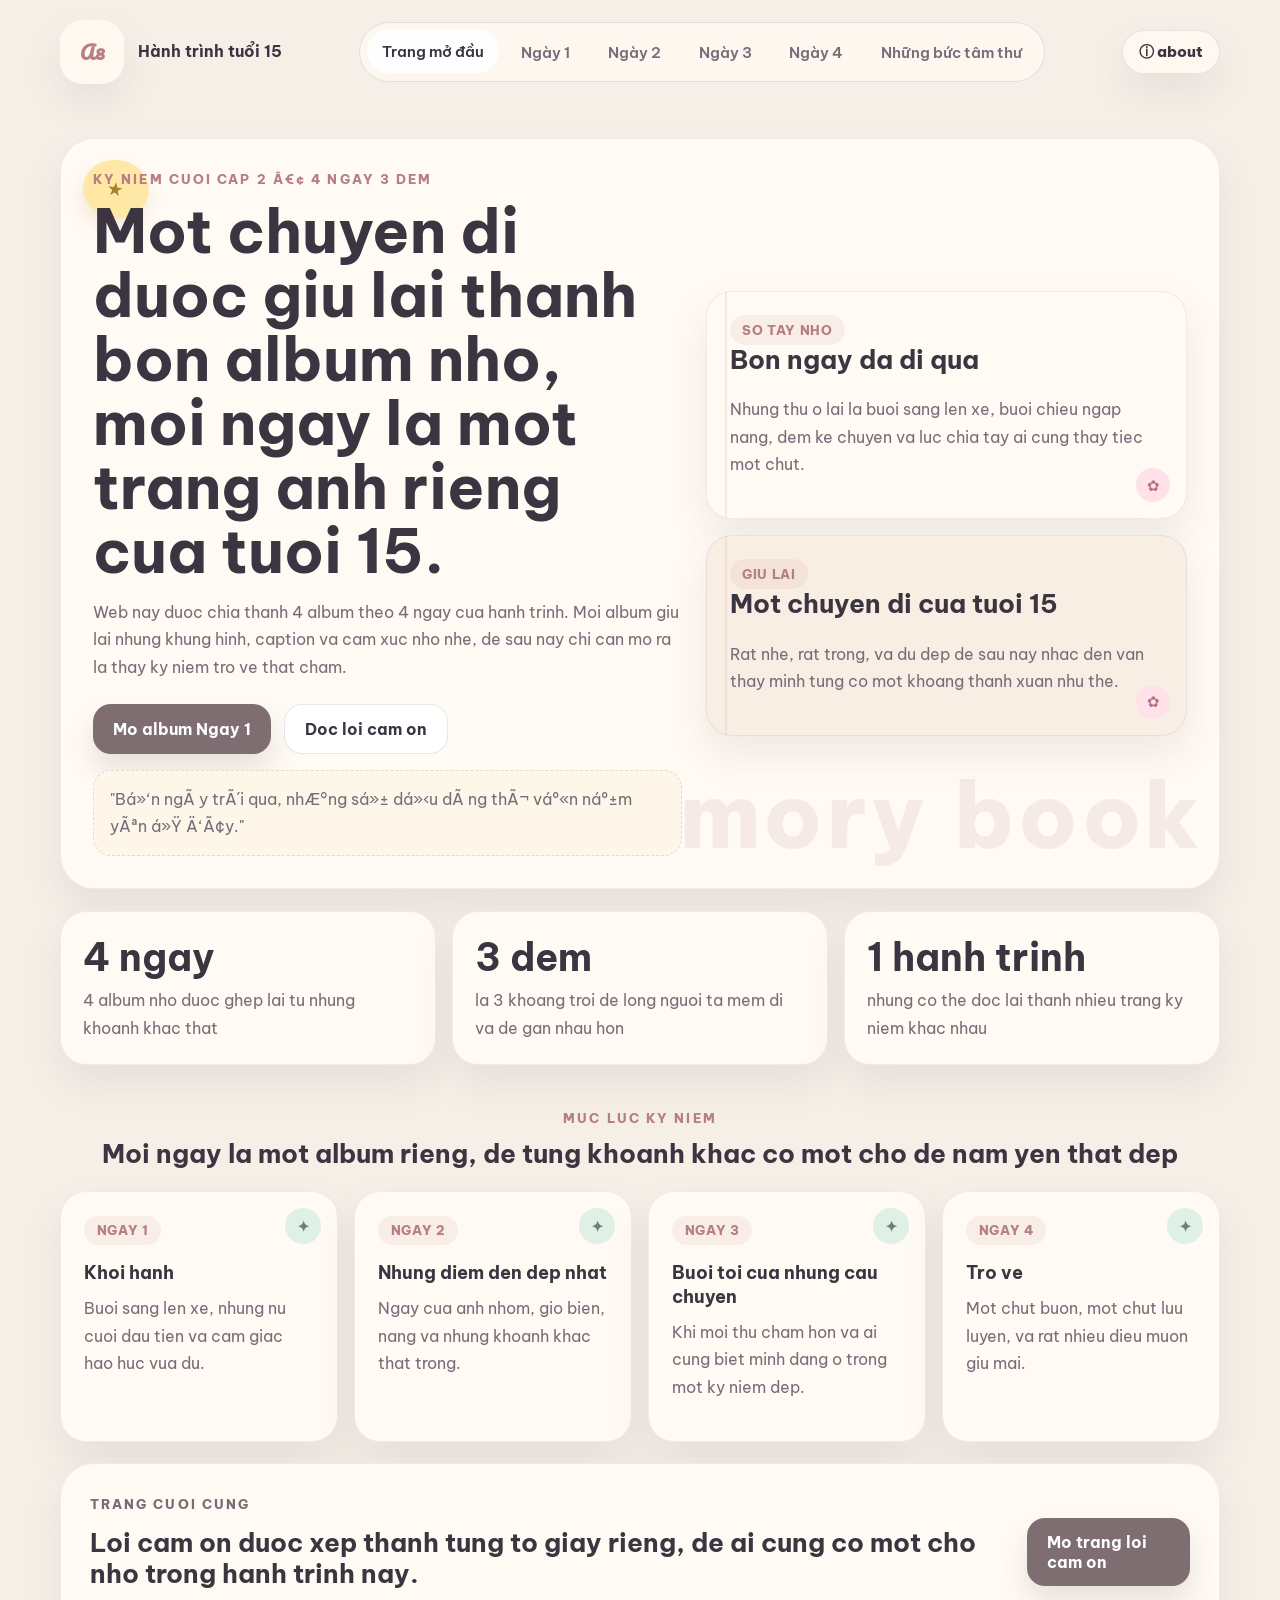
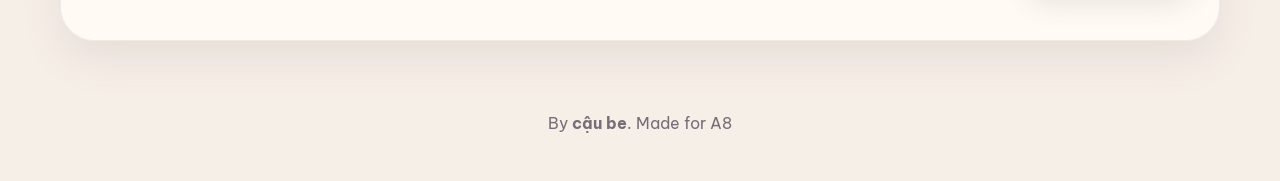
<file: index.html>
﻿<!DOCTYPE html>
<html lang="vi">
  <head>
    <meta charset="UTF-8" />
    <meta name="viewport" content="width=device-width, initial-scale=1.0" />
    <title>Hanh trinh tuoi 15</title>
    <meta
      name="description"
      content="Mot bo web nhe nhang luu giu chuyen di cuoi cap 2 Hanh trinh tuoi 15, moi ngay la mot quyen luu but rieng."
    />
    <link rel="preconnect" href="https://fonts.googleapis.com" />
    <link rel="preconnect" href="https://fonts.gstatic.com" crossorigin />
    <link
      href="https://fonts.googleapis.com/css2?family=Be+Vietnam+Pro:wght@400;500;600;700;800&family=Pacifico&display=swap"
      rel="stylesheet"
    />
    <link rel="stylesheet" href="style/style.css" />
  </head>
  <body>
    <div class="page-noise"></div>
    <header class="site-header" data-site-header></header>

    <main>
      <section class="hero soft-hero reveal">
        <div class="hero-copy">
          <p class="eyebrow">Ky niem cuoi cap 2 â€¢ 4 ngay 3 dem</p>
          <h1>Mot chuyen di duoc giu lai thanh bon album nho, moi ngay la mot trang anh rieng cua tuoi 15.</h1>
          <p class="hero-text">
            Web nay duoc chia thanh 4 album theo 4 ngay cua hanh trinh. Moi
            album giu lai nhung khung hinh, caption va cam xuc nho nhe, de sau
            nay chi can mo ra la thay ky niem tro ve that cham.
          </p>
          <div class="hero-actions">
            <a class="btn btn-primary" href="day1.html">Mo album Ngay 1</a>
            <a class="btn btn-secondary" href="thanks.html">Doc loi cam on</a>
          </div>
          <div class="quote-chip" data-random-quote>
            "Co nhung ky niem khong can qua ron rang, chi can du nhe de o lai rat lau."
          </div>
        </div>
        <div class="hero-stack">
          <article class="paper-card">
            <span class="paper-label">So tay nho</span>
            <h2>Bon ngay da di qua</h2>
            <p>
              Nhung thu o lai la buoi sang len xe, buoi chieu ngap nang, dem ke
              chuyen va luc chia tay ai cung thay tiec mot chut.
            </p>
          </article>
          <article class="paper-card warm">
            <span class="paper-label">Giu lai</span>
            <h2>Mot chuyen di cua tuoi 15</h2>
            <p>
              Rat nhe, rat trong, va du dep de sau nay nhac den van thay minh
              tung co mot khoang thanh xuan nhu the.
            </p>
          </article>
        </div>
      </section>

      <section class="stats-grid reveal">
        <article>
          <strong>4 ngay</strong>
          <span>4 album nho duoc ghep lai tu nhung khoanh khac that</span>
        </article>
        <article>
          <strong>3 dem</strong>
          <span>la 3 khoang troi de long nguoi ta mem di va de gan nhau hon</span>
        </article>
        <article>
          <strong>1 hanh trinh</strong>
          <span>nhung co the doc lai thanh nhieu trang ky niem khac nhau</span>
        </article>
      </section>

      <section class="section-heading reveal">
        <p class="eyebrow">Muc luc ky niem</p>
        <h2>Moi ngay la mot album rieng, de tung khoanh khac co mot cho de nam yen that dep</h2>
      </section>

      <section class="day-links reveal">
        <a class="day-link-card" href="day1.html">
          <span class="day-badge">Ngay 1</span>
          <h3>Khoi hanh</h3>
          <p>Buoi sang len xe, nhung nu cuoi dau tien va cam giac hao huc vua du.</p>
        </a>
        <a class="day-link-card" href="day2.html">
          <span class="day-badge">Ngay 2</span>
          <h3>Nhung diem den dep nhat</h3>
          <p>Ngay cua anh nhom, gio bien, nang va nhung khoanh khac that trong.</p>
        </a>
        <a class="day-link-card" href="day3.html">
          <span class="day-badge">Ngay 3</span>
          <h3>Buoi toi cua nhung cau chuyen</h3>
          <p>Khi moi thu cham hon va ai cung biet minh dang o trong mot ky niem dep.</p>
        </a>
        <a class="day-link-card" href="day4.html">
          <span class="day-badge">Ngay 4</span>
          <h3>Tro ve</h3>
          <p>Mot chut buon, mot chut luu luyen, va rat nhieu dieu muon giu mai.</p>
        </a>
      </section>

      <section class="cta-panel reveal">
        <div>
          <p class="eyebrow">Trang cuoi cung</p>
          <h2>Loi cam on duoc xep thanh tung to giay rieng, de ai cung co mot cho nho trong hanh trinh nay.</h2>
        </div>
        <a class="btn btn-primary" href="thanks.html">Mo trang loi cam on</a>
      </section>
    </main>

    <footer class="site-footer" data-site-footer></footer>

    <script src="script/title-config.js?v=20260330a"></script>
    <script src="script/script.js?v=20260330a"></script>
  </body>
</html>
</file>
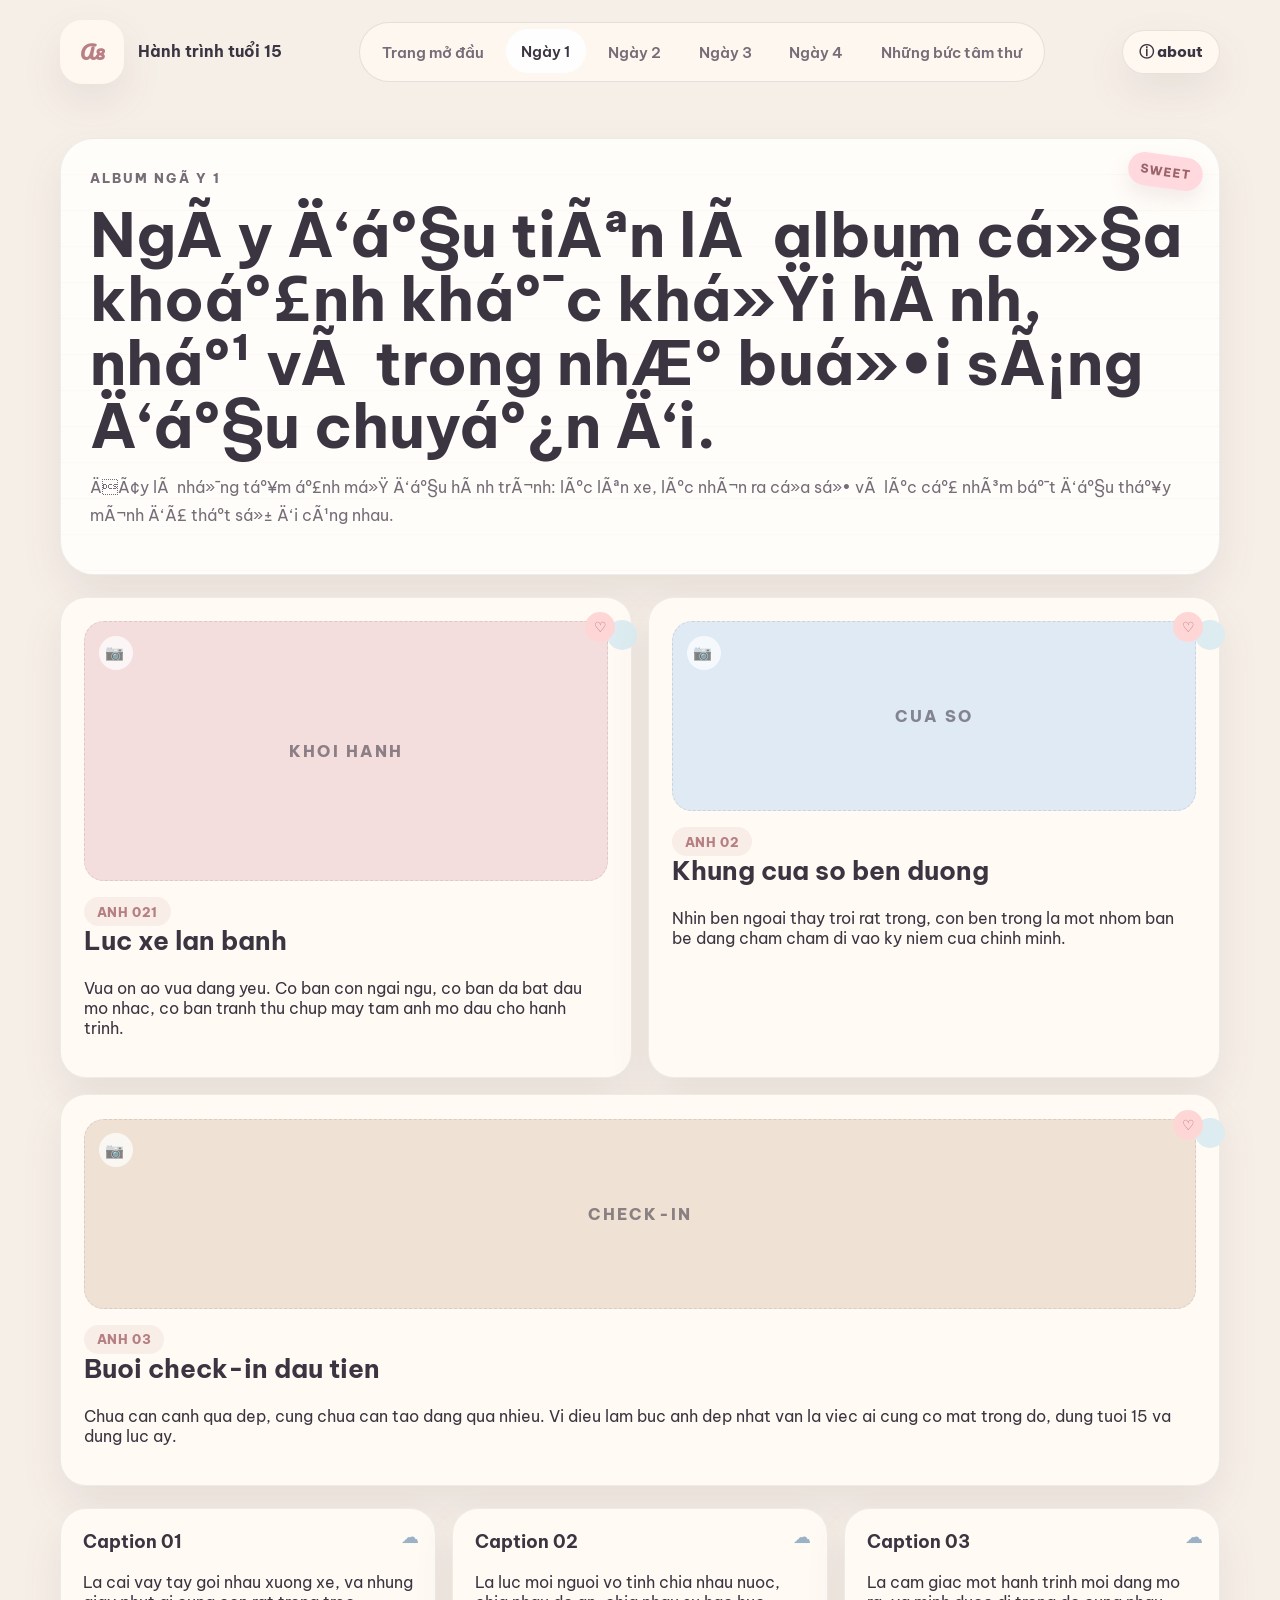
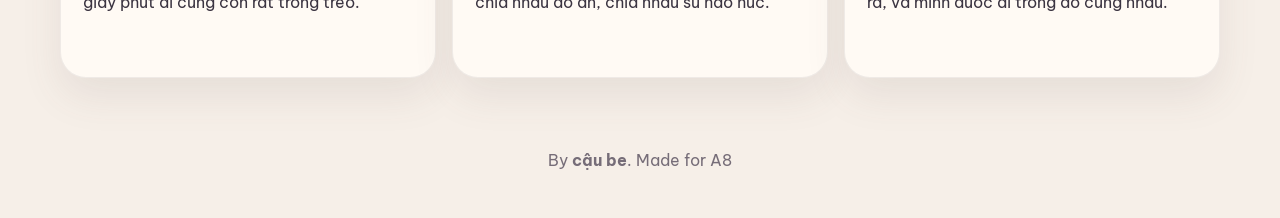
<file: day1.html>
﻿<!DOCTYPE html>
<html lang="vi">
  <head>
    <meta charset="UTF-8" />
    <meta name="viewport" content="width=device-width, initial-scale=1.0" />
    <title>Hanh trinh tuoi 15</title>
    <link rel="preconnect" href="https://fonts.googleapis.com" />
    <link rel="preconnect" href="https://fonts.gstatic.com" crossorigin />
    <link
      href="https://fonts.googleapis.com/css2?family=Be+Vietnam+Pro:wght@400;500;600;700;800&family=Pacifico&display=swap"
      rel="stylesheet"
    />
    <link rel="stylesheet" href="style/style.css" />
  </head>
  <body>
    <div class="page-noise"></div>
    <header class="site-header" data-site-header></header>

    <main>
      <section class="page-hero book-hero reveal">
        <p class="eyebrow">Album NgÃ y 1</p>
        <h1>NgÃ y Ä‘áº§u tiÃªn lÃ  album cá»§a khoáº£nh kháº¯c khá»Ÿi hÃ nh, nháº¹ vÃ  trong nhÆ° buá»•i sÃ¡ng Ä‘áº§u chuyáº¿n Ä‘i.</h1>
        <p>
          ÄÃ¢y lÃ  nhá»¯ng táº¥m áº£nh má»Ÿ Ä‘áº§u hÃ nh trÃ¬nh: lÃºc lÃªn xe, lÃºc nhÃ¬n ra cá»­a
          sá»• vÃ  lÃºc cáº£ nhÃ³m báº¯t Ä‘áº§u tháº¥y mÃ¬nh Ä‘Ã£ tháº­t sá»± Ä‘i cÃ¹ng nhau.
        </p>
      </section>

      <section class="album-grid reveal" data-album-grid data-album-day="day1"></section>

      <section class="caption-strip reveal">
        <article>
          <h3>Caption 01</h3>
          <p>La cai vay tay goi nhau xuong xe, va nhung giay phut ai cung con rat trong treo.</p>
        </article>
        <article>
          <h3>Caption 02</h3>
          <p>La luc moi nguoi vo tinh chia nhau nuoc, chia nhau do an, chia nhau su hao huc.</p>
        </article>
        <article>
          <h3>Caption 03</h3>
          <p>La cam giac mot hanh trinh moi dang mo ra, va minh duoc di trong do cung nhau.</p>
        </article>
      </section>
    </main>

    <footer class="site-footer" data-site-footer></footer>

    <script src="script/title-config.js?v=20260330a"></script>
    <script src="script/script.js?v=20260330a"></script>
  </body>
</html>
</file>
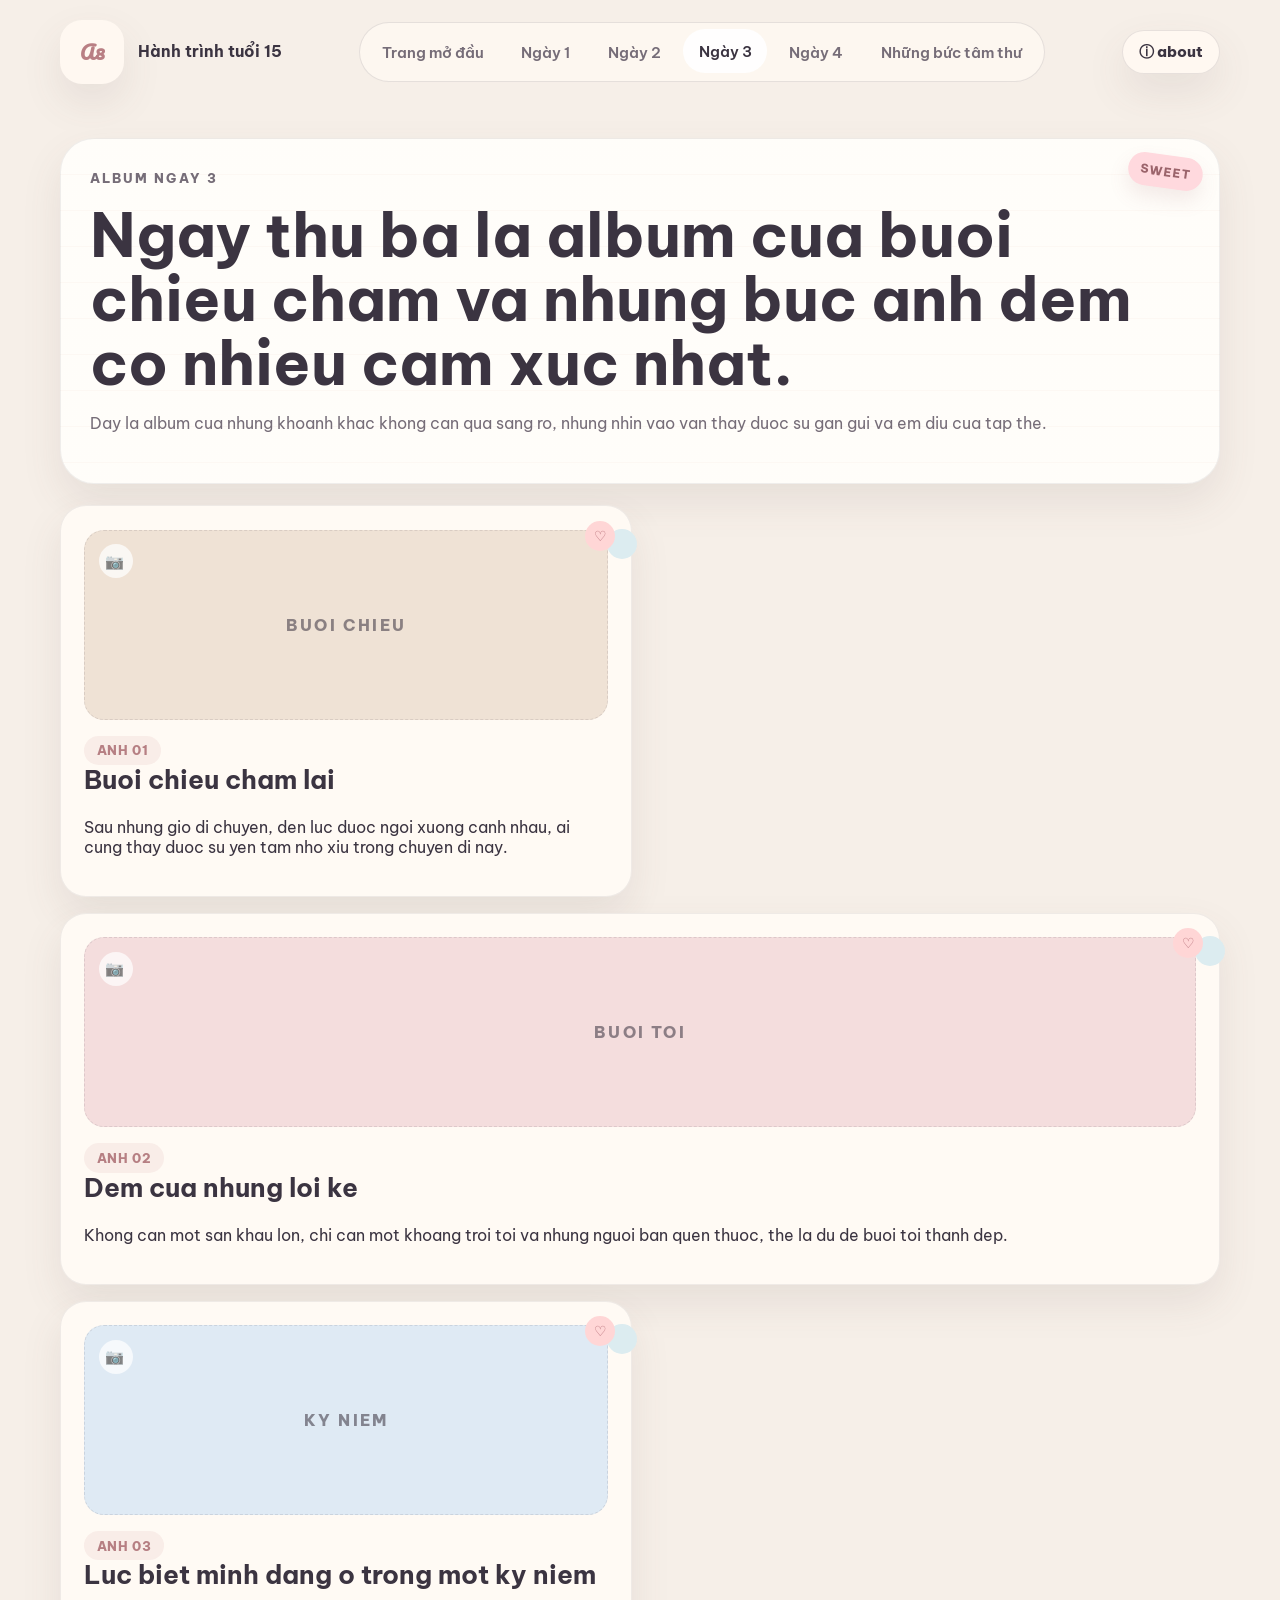
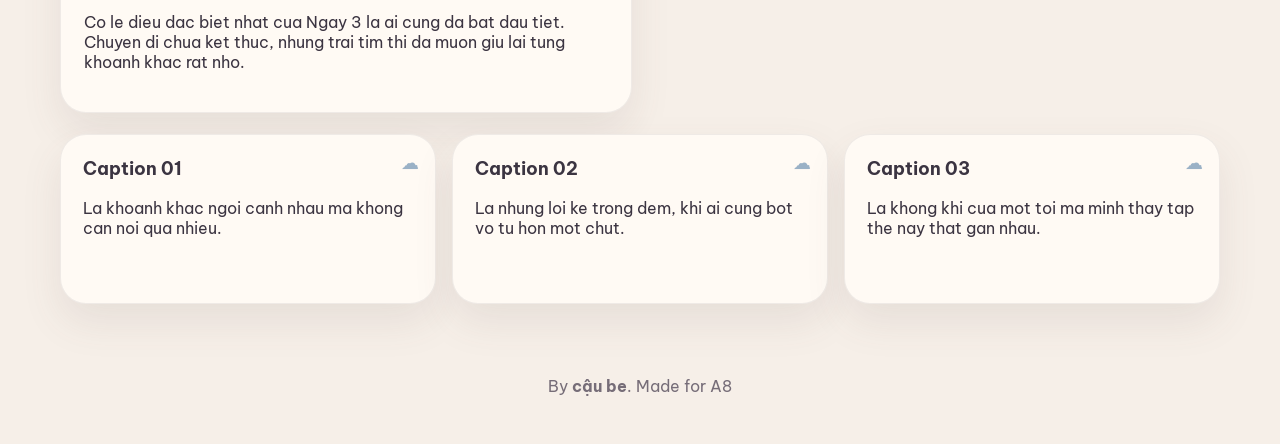
<file: day3.html>
﻿<!DOCTYPE html>
<html lang="vi">
  <head>
    <meta charset="UTF-8" />
    <meta name="viewport" content="width=device-width, initial-scale=1.0" />
    <title>Hanh trinh tuoi 15</title>
    <link rel="preconnect" href="https://fonts.googleapis.com" />
    <link rel="preconnect" href="https://fonts.gstatic.com" crossorigin />
    <link
      href="https://fonts.googleapis.com/css2?family=Be+Vietnam+Pro:wght@400;500;600;700;800&family=Pacifico&display=swap"
      rel="stylesheet"
    />
    <link rel="stylesheet" href="style/style.css" />
  </head>
  <body>
    <div class="page-noise"></div>
    <header class="site-header" data-site-header></header>

    <main>
      <section class="page-hero book-hero reveal">
        <p class="eyebrow">Album Ngay 3</p>
        <h1>Ngay thu ba la album cua buoi chieu cham va nhung buc anh dem co nhieu cam xuc nhat.</h1>
        <p>
          Day la album cua nhung khoanh khac khong can qua sang ro, nhung nhin
          vao van thay duoc su gan gui va em diu cua tap the.
        </p>
      </section>

      <section class="album-grid reveal" data-album-grid data-album-day="day3"></section>

      <section class="caption-strip reveal">
        <article>
          <h3>Caption 01</h3>
          <p>La khoanh khac ngoi canh nhau ma khong can noi qua nhieu.</p>
        </article>
        <article>
          <h3>Caption 02</h3>
          <p>La nhung loi ke trong dem, khi ai cung bot vo tu hon mot chut.</p>
        </article>
        <article>
          <h3>Caption 03</h3>
          <p>La khong khi cua mot toi ma minh thay tap the nay that gan nhau.</p>
        </article>
      </section>
    </main>

    <footer class="site-footer" data-site-footer></footer>

    <script src="script/title-config.js?v=20260330a"></script>
    <script src="script/script.js?v=20260330a"></script>
  </body>
</html>
</file>
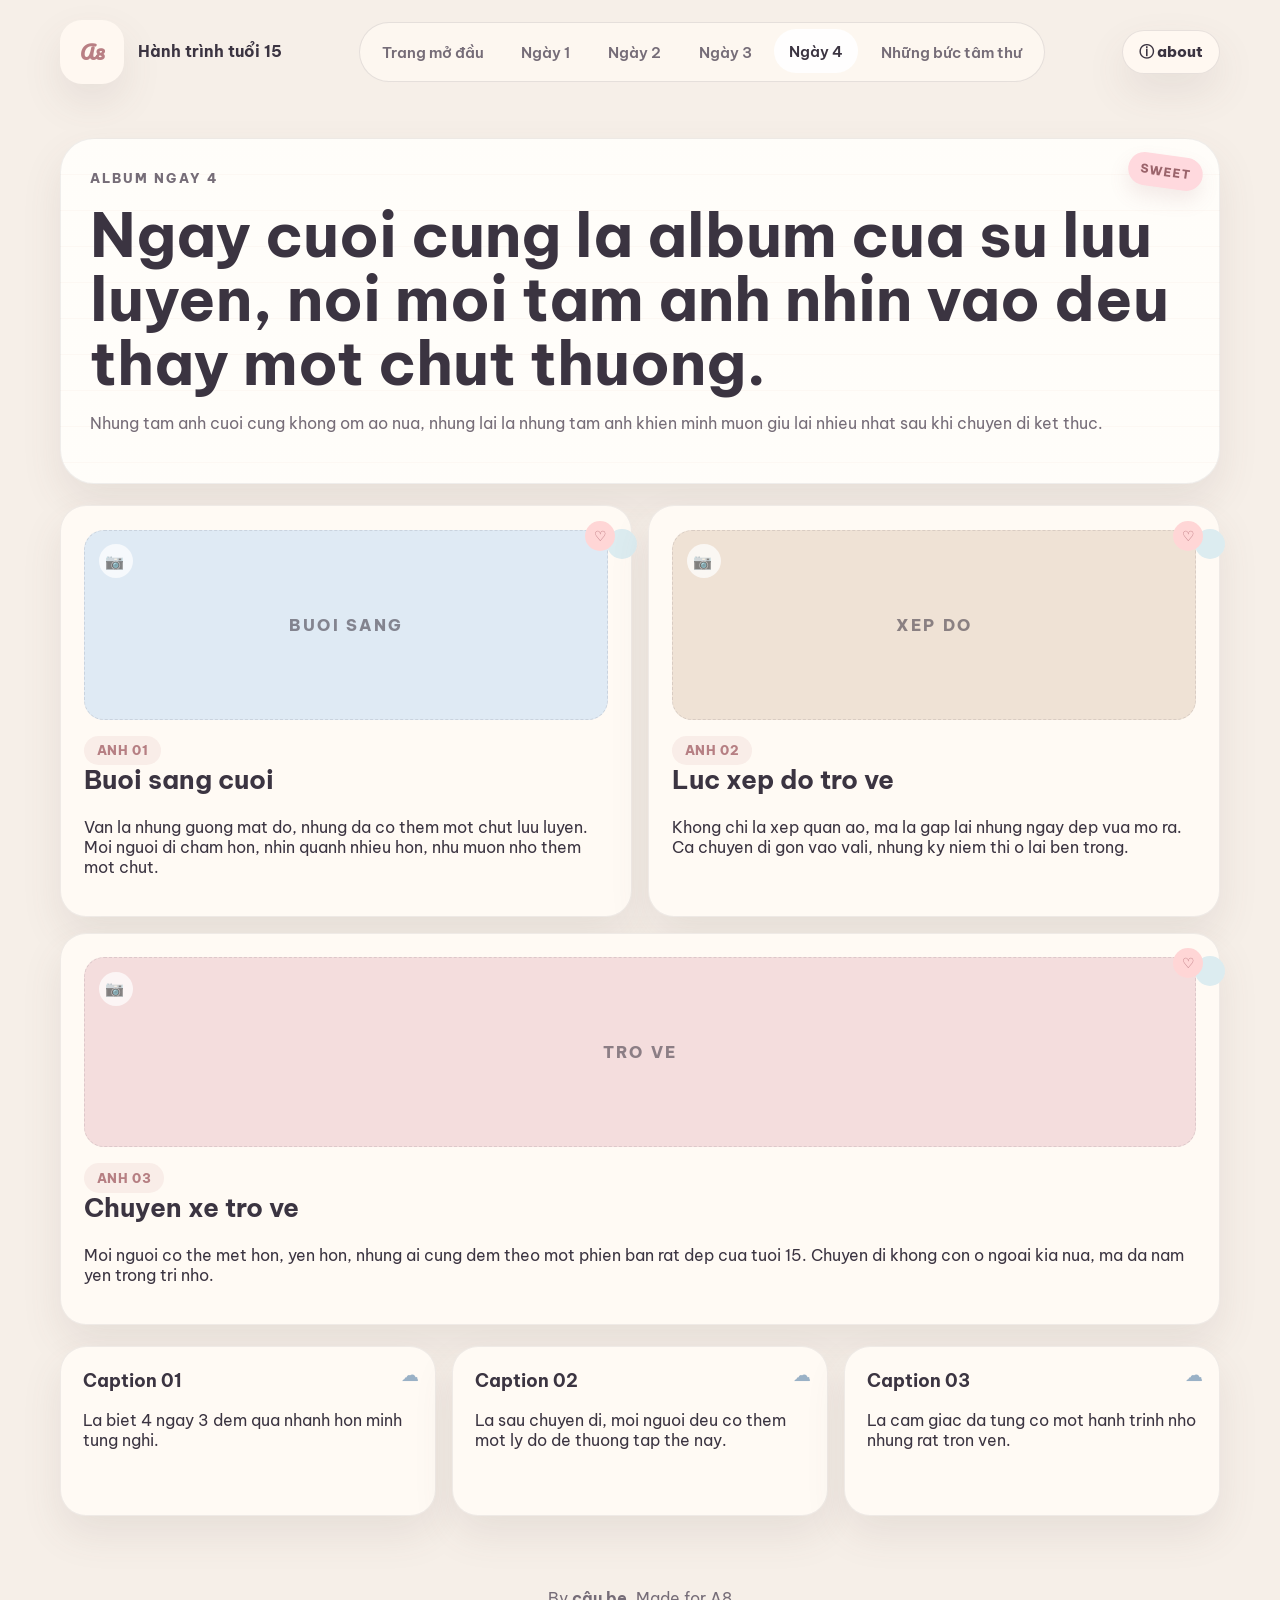
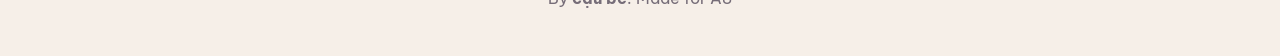
<file: day4.html>
﻿<!DOCTYPE html>
<html lang="vi">
  <head>
    <meta charset="UTF-8" />
    <meta name="viewport" content="width=device-width, initial-scale=1.0" />
    <title>Hanh trinh tuoi 15</title>
    <link rel="preconnect" href="https://fonts.googleapis.com" />
    <link rel="preconnect" href="https://fonts.gstatic.com" crossorigin />
    <link
      href="https://fonts.googleapis.com/css2?family=Be+Vietnam+Pro:wght@400;500;600;700;800&family=Pacifico&display=swap"
      rel="stylesheet"
    />
    <link rel="stylesheet" href="style/style.css" />
  </head>
  <body>
    <div class="page-noise"></div>
    <header class="site-header" data-site-header></header>

    <main>
      <section class="page-hero book-hero reveal">
        <p class="eyebrow">Album Ngay 4</p>
        <h1>Ngay cuoi cung la album cua su luu luyen, noi moi tam anh nhin vao deu thay mot chut thuong.</h1>
        <p>
          Nhung tam anh cuoi cung khong om ao nua, nhung lai la nhung tam anh
          khien minh muon giu lai nhieu nhat sau khi chuyen di ket thuc.
        </p>
      </section>

      <section class="album-grid reveal" data-album-grid data-album-day="day4"></section>

      <section class="caption-strip reveal">
        <article>
          <h3>Caption 01</h3>
          <p>La biet 4 ngay 3 dem qua nhanh hon minh tung nghi.</p>
        </article>
        <article>
          <h3>Caption 02</h3>
          <p>La sau chuyen di, moi nguoi deu co them mot ly do de thuong tap the nay.</p>
        </article>
        <article>
          <h3>Caption 03</h3>
          <p>La cam giac da tung co mot hanh trinh nho nhung rat tron ven.</p>
        </article>
      </section>
    </main>

    <footer class="site-footer" data-site-footer></footer>

    <script src="script/title-config.js?v=20260330a"></script>
    <script src="script/script.js?v=20260330a"></script>
  </body>
</html>
</file>
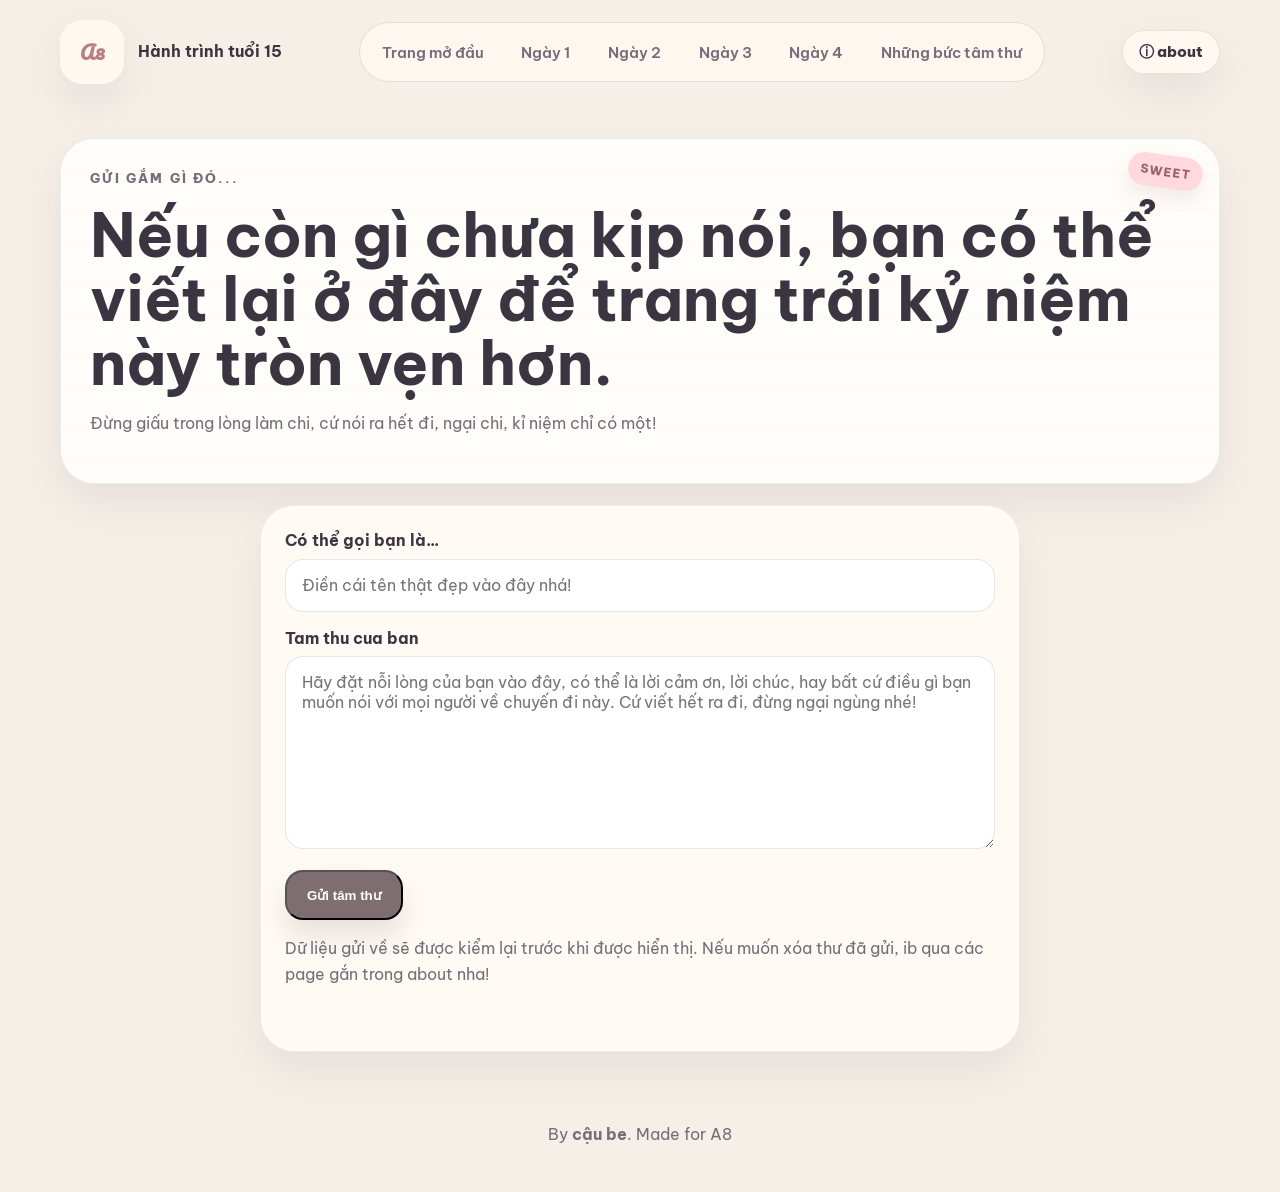
<file: share.html>
﻿<!DOCTYPE html>
<html lang="vi">
  <head>
    <meta charset="UTF-8" />
    <meta name="viewport" content="width=device-width, initial-scale=1.0" />
    <title>Hanh trinh tuoi 15</title>
    <link rel="preconnect" href="https://fonts.googleapis.com" />
    <link rel="preconnect" href="https://fonts.gstatic.com" crossorigin />
    <link
      href="https://fonts.googleapis.com/css2?family=Be+Vietnam+Pro:wght@400;500;600;700;800&family=Pacifico&display=swap"
      rel="stylesheet"
    />
    <link rel="stylesheet" href="style/style.css" />
  </head>
  <body>
    <div class="page-noise"></div>
    <header class="site-header" data-site-header></header>

    <main>
      <section class="page-hero book-hero reveal">
        <p class="eyebrow">Gửi gắm gì đó...</p>
        <h1>Nếu còn gì chưa kịp nói, bạn có thể viết lại ở đây để trang trải kỷ niệm này tròn vẹn hơn.</h1>
        <p>
          Đừng giấu trong lòng làm chi, cứ nói ra hết đi, ngại chi, kỉ niệm chỉ có một!
        </p>
      </section>

      <section class="share-form-wrap reveal">
        <form class="share-form" data-share-form>
          <label class="form-field">
            <span>Có thể gọi bạn là...</span>
            <input
              type="text"
              name="nickname"
              placeholder="Điền cái tên thật đẹp vào đây nhá!"
              required
            />
          </label>

          <label class="form-field">
            <span>Tam thu cua ban</span>
            <textarea
              name="message"
              rows="8"
              placeholder="Hãy đặt nỗi lòng của bạn vào đây, có thể là lời cảm ơn, lời chúc, hay bất cứ điều gì bạn muốn nói với mọi người về chuyến đi này. Cứ viết hết ra đi, đừng ngại ngùng nhé!"
              required
            ></textarea>
          </label>

          <div class="share-form-actions">
            <button class="btn btn-primary" type="submit">Gửi tâm thư</button>
            <p class="form-hint">Dữ liệu gửi về sẽ được kiểm lại trước khi được hiển thị.  Nếu muốn xóa thư đã gửi, ib qua các page gắn trong about nha!</p>
          </div>

          <p class="form-status" data-form-status aria-live="polite"></p>
        </form>
      </section>
    </main>

    <footer class="site-footer" data-site-footer></footer>

    <script src="script/title-config.js"></script>
    <script src="script/script.js"></script>
  </body>
</html>
</file>
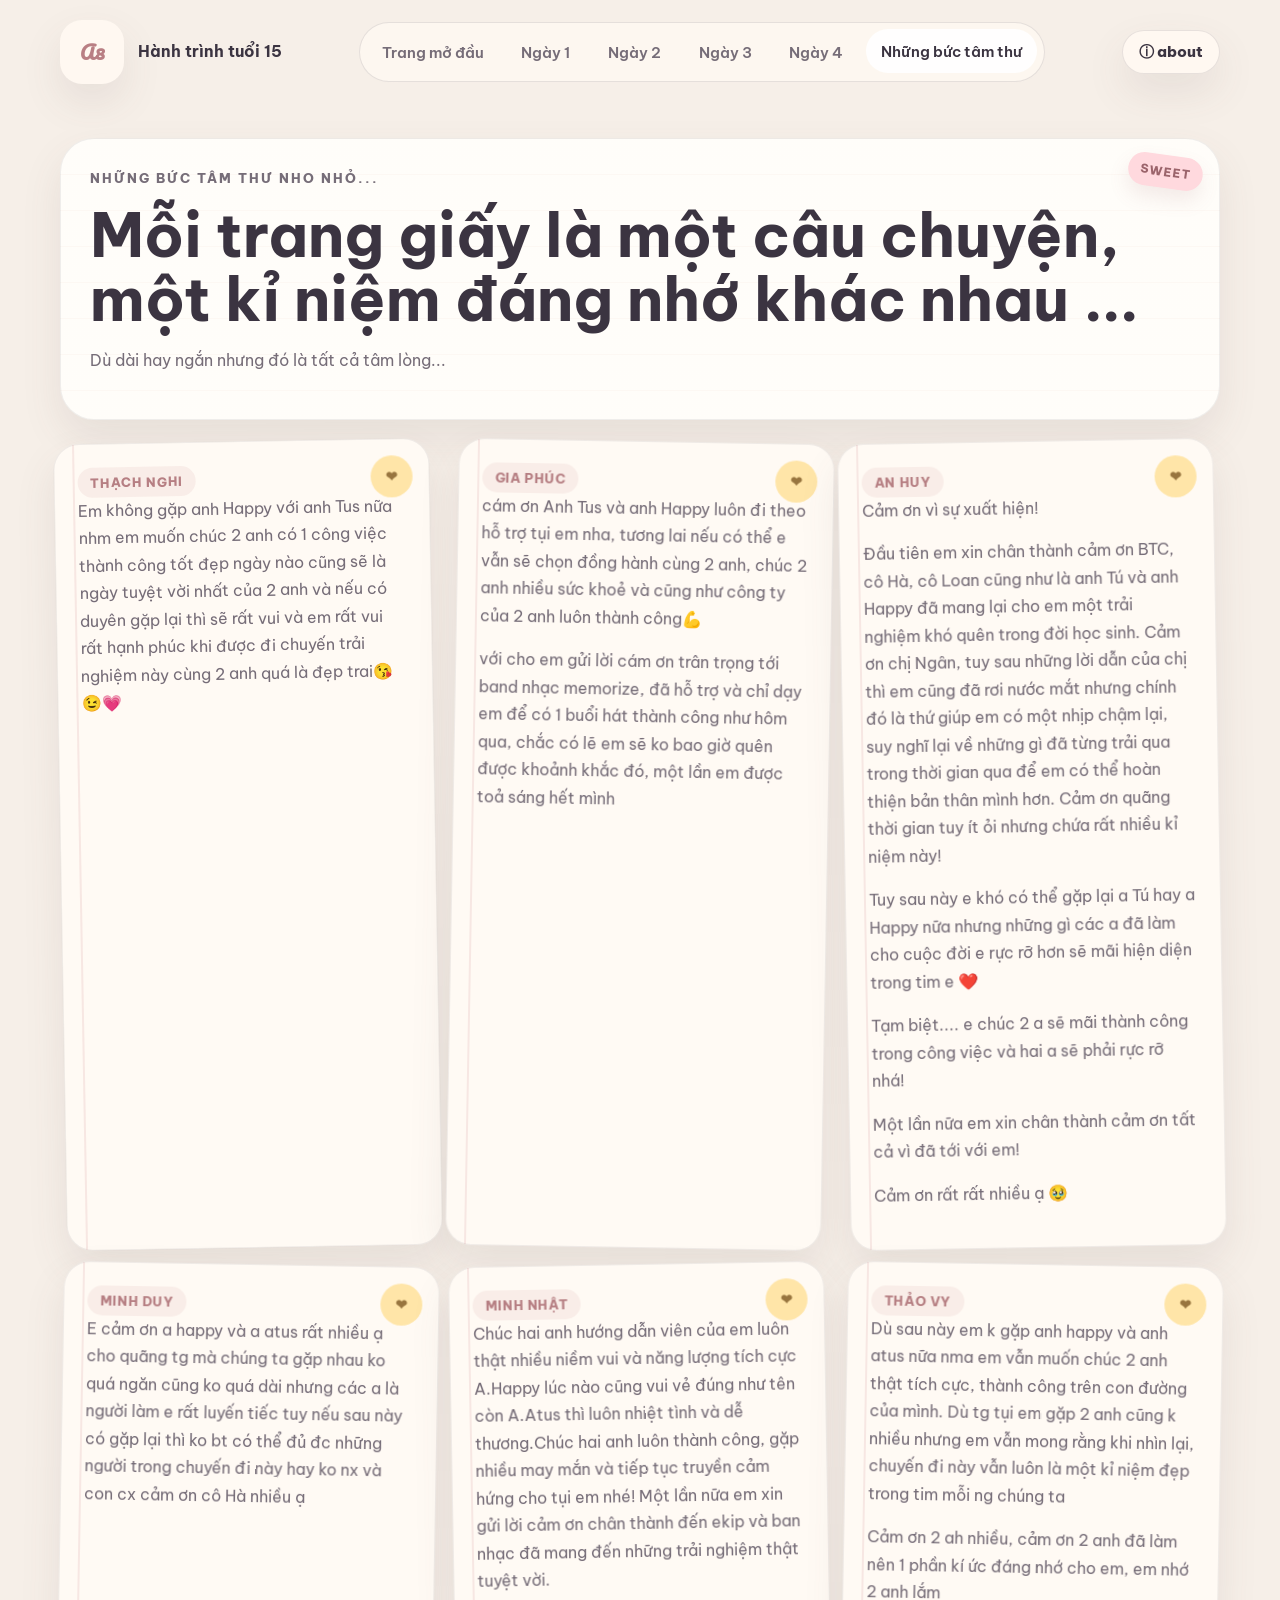
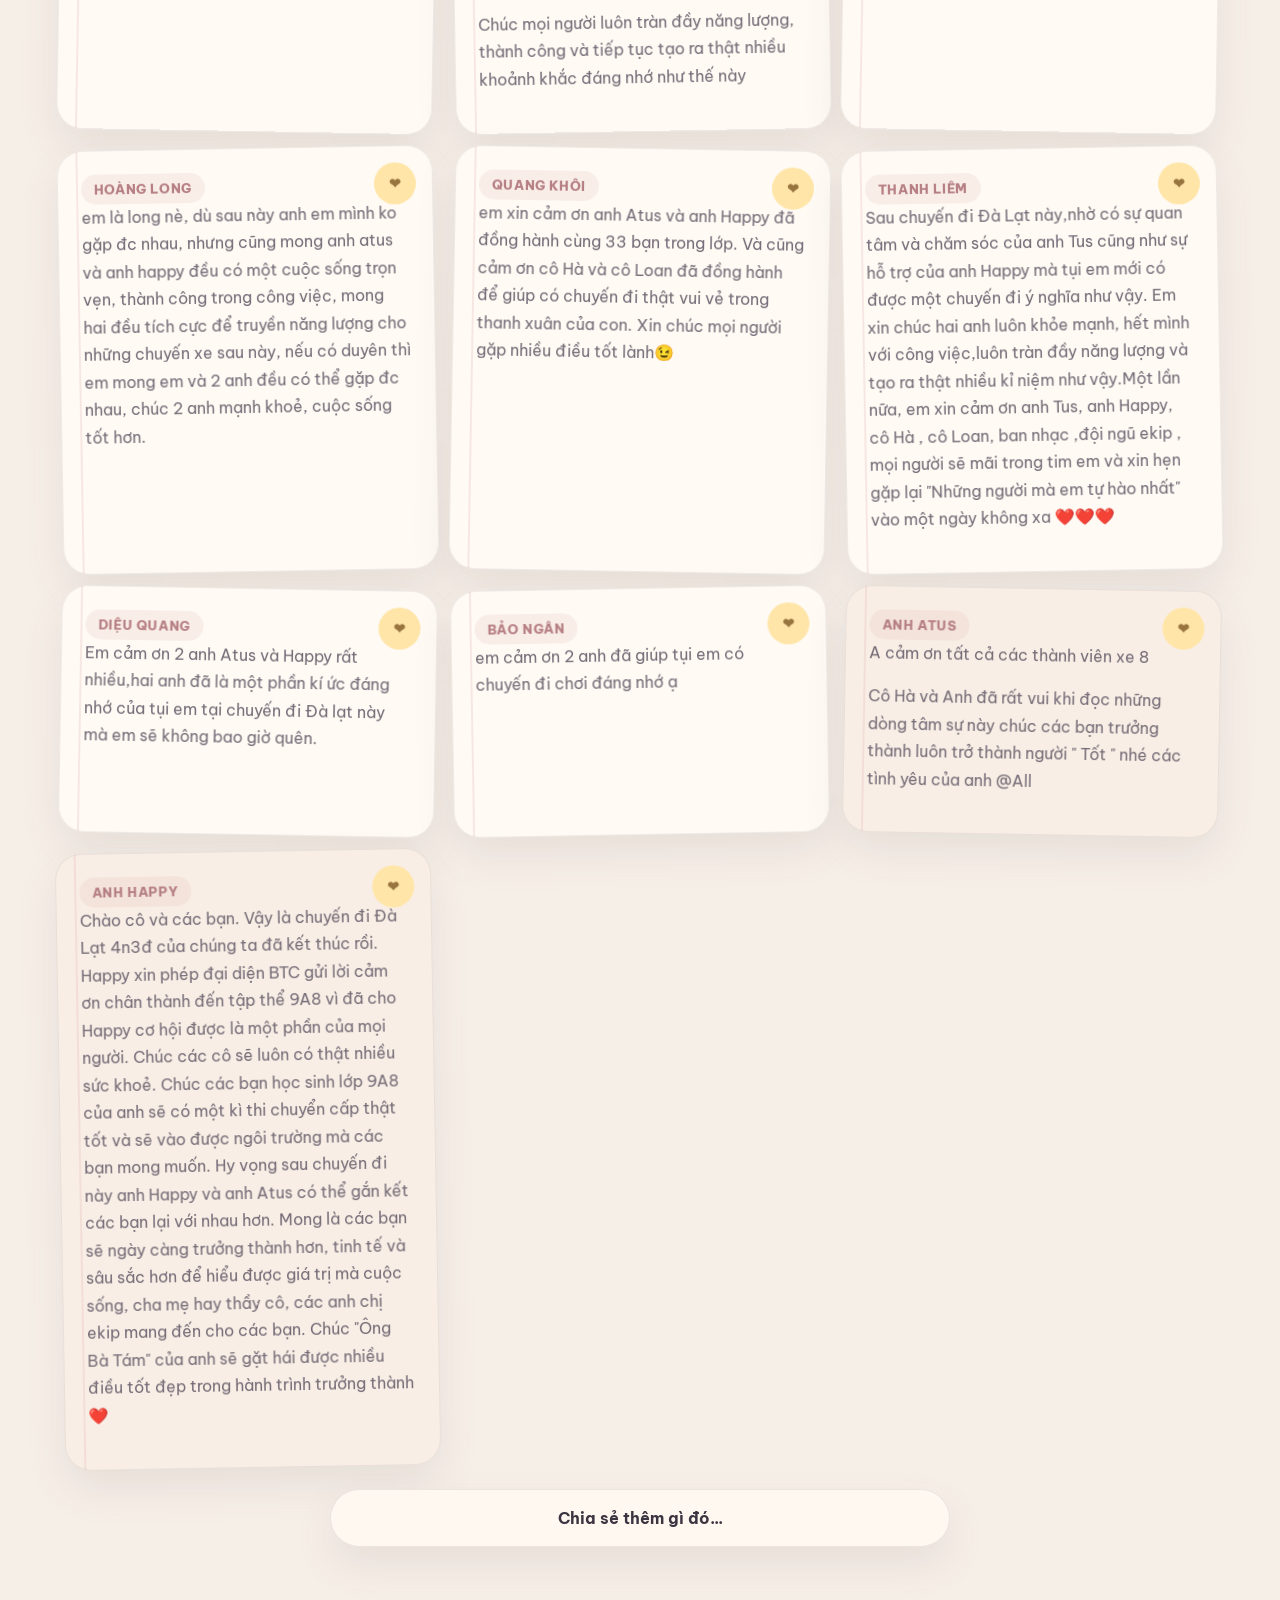
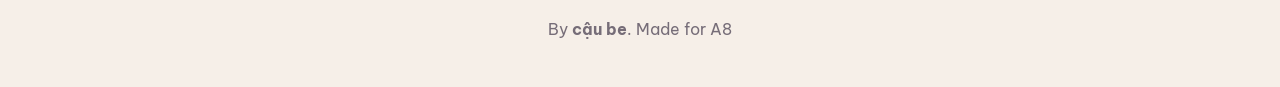
<file: thanks.html>
﻿<!DOCTYPE html>
<html lang="vi">
  <head>
    <meta charset="UTF-8" />
    <meta name="viewport" content="width=device-width, initial-scale=1.0" />
    <title>Hanh trinh tuoi 15</title>
    <link rel="preconnect" href="https://fonts.googleapis.com" />
    <link rel="preconnect" href="https://fonts.gstatic.com" crossorigin />
    <link
      href="https://fonts.googleapis.com/css2?family=Be+Vietnam+Pro:wght@400;500;600;700;800&family=Pacifico&display=swap"
      rel="stylesheet"
    />
    <link rel="stylesheet" href="style/style.css" />
  </head>
  <body>
    <div class="page-noise"></div>
    <header class="site-header" data-site-header></header>

    <main>
      <section class="page-hero book-hero reveal">
        <p class="eyebrow">Những bức tâm thư nho nhỏ...</p>
        <h1>Mỗi trang giấy là một câu chuyện, một kỉ niệm đáng nhớ khác nhau ...</h1>
        <p>
          Dù dài hay ngắn nhưng đó là tất cả tâm lòng...
        </p>
      </section>

      <section class="thanks-grid reveal" data-thanks-grid></section>

      <section class="share-cta reveal">
        <a class="share-long-btn" href="share.html">Chia sẻ thêm gì đó...</a>
      </section>
    </main>

    <footer class="site-footer" data-site-footer></footer>

    <script src="script/title-config.js?v=20260330a"></script>
    <script src="script/script.js?v=20260330a"></script>
  </body>
</html>
</file>
<file: style/style.css>
:root {
  --bg: #f7f1ea;
  --bg-soft: #fcf8f3;
  --ink: #3b3441;
  --muted: #766d78;
  --line: rgba(59, 52, 65, 0.12);
  --rose: #dba6a6;
  --sand: #ead9c8;
  --sage: #bfd1c4;
  --sky: #cbdced;
  --paper: rgba(255, 252, 247, 0.88);
  --paper-strong: #fffdf9;
  --shadow: 0 18px 40px rgba(94, 79, 74, 0.1);
  --radius-xl: 34px;
  --radius-lg: 26px;
  --radius-md: 20px;
  --max-width: 1160px;
}

* {
  box-sizing: border-box;
}

html {
  scroll-behavior: smooth;
  overflow-x: hidden;
}

body {
  margin: 0;
  font-family: "Be Vietnam Pro", sans-serif;
  color: var(--ink);
  background: #f6efe8;
  min-height: 100vh;
  position: relative;
  overflow-x: hidden;
}

body.nav-open {
  overflow: hidden;
}

.page-noise {
  position: fixed;
  inset: 0;
  pointer-events: none;
  opacity: 0.18;
  background-image:
    linear-gradient(rgba(255, 255, 255, 0.12) 1px, transparent 1px),
    linear-gradient(90deg, rgba(255, 255, 255, 0.12) 1px, transparent 1px);
  background-size: 22px 22px;
}

a {
  color: inherit;
  text-decoration: none;
}

main,
.site-header,
.site-footer {
  position: relative;
  z-index: 1;
}

.site-header,
.site-footer,
section {
  width: min(calc(100% - 2rem), var(--max-width));
  margin-inline: auto;
}

.site-header {
  display: flex;
  align-items: center;
  justify-content: space-between;
  gap: 1rem;
  padding: 1.25rem 0 0;
  position: relative;
  z-index: 70;
}

.brand {
  display: inline-flex;
  align-items: center;
  gap: 0.85rem;
  font-weight: 700;
  min-width: 0;
}

.brand-script {
  display: inline-flex;
  justify-content: center;
  align-items: center;
  min-width: 64px;
  min-height: 64px;
  border-radius: 22px;
  background: #fff8f1;
  box-shadow: var(--shadow);
  color: #b97f84;
  font-family: "Pacifico", cursive;
  font-size: 1.2rem;
}

.brand-text {
  max-width: 180px;
  line-height: 1.1;
  min-width: 0;
  overflow-wrap: anywhere;
}

.site-nav {
  display: flex;
  align-items: center;
  gap: 0.45rem;
  padding: 0.45rem;
  border: 1px solid var(--line);
  background: #fdf7f0;
  backdrop-filter: blur(16px);
  border-radius: 999px;
}

.site-nav a {
  padding: 0.8rem 0.95rem;
  border-radius: 999px;
  font-size: 0.95rem;
  font-weight: 600;
  color: var(--muted);
  transition: background-color 180ms ease, color 180ms ease, transform 180ms ease;
}

.site-nav a:hover,
.site-nav a.active {
  background: rgba(255, 255, 255, 0.92);
  color: var(--ink);
  transform: translateY(-1px);
}

.nav-toggle {
  display: none;
  border: 0;
  border-radius: 999px;
  padding: 0.85rem 1rem;
  background: #7f6f73;
  color: white;
  font: inherit;
  font-weight: 700;
}

.header-tools {
  position: relative;
  display: flex;
  align-items: center;
}

.info-trigger {
  min-height: 42px;
  padding: 0.7rem 1rem;
  border: 1px solid var(--line);
  border-radius: 999px;
  background: #fff8f1;
  color: var(--ink);
  font: inherit;
  font-weight: 800;
  font-size: 0.92rem;
  cursor: pointer;
  box-shadow: var(--shadow);
}

.info-popup {
  position: fixed;
  top: 50%;
  left: 50%;
  transform: translate(-50%, -50%);
  width: min(440px, calc(100vw - 2rem));
  padding: 1.05rem 1.1rem;
  border: 1px solid rgba(59, 52, 65, 0.1);
  border-radius: 22px;
  background: #fffaf4;
  box-shadow: var(--shadow);
  z-index: 60;
}

.about-content {
  width: 100%;
}

.about-content strong {
  display: block;
  margin-bottom: 0.55rem;
  font-size: 1.02rem;
}

.about-content p {
  margin: 0;
  color: var(--muted);
  line-height: 1.68;
  font-size: 0.96rem;
}

.about-content p + p {
  margin-top: 0.7rem;
}

.about-socials {
  display: grid;
  grid-template-columns: repeat(2, minmax(0, 1fr));
  gap: 0.7rem;
  margin-top: 0.95rem;
}

.about-btn {
  display: inline-flex;
  align-items: center;
  justify-content: center;
  gap: 0.55rem;
  width: 100%;
  min-width: 0;
  min-height: 42px;
  padding: 0.75rem 1rem;
  border: 1px solid rgba(59, 52, 65, 0.04);
  border-radius: 999px;
  background: #7e6e72;
  color: #fff;
  font-weight: 700;
  text-decoration: none;
  box-shadow: 0 10px 20px rgba(94, 79, 74, 0.14);
  -webkit-appearance: none;
  appearance: none;
}

.about-btn.ig {
  background: #8b6f7a;
}

.logo {
  flex: 0 0 auto;
  display: inline-grid;
  place-items: center;
  width: 22px;
  height: 22px;
  border-radius: 50%;
  background: #fff;
  font-family: Arial, sans-serif;
  font-weight: 800;
}

.logo.face {
  color: #1877f2;
}

.logo.ig {
  color: #d14d8b;
  font-size: 0.62rem;
  text-transform: lowercase;
}

body.info-open::after {
  content: "";
  position: fixed;
  inset: 0;
  background: rgba(59, 52, 65, 0.2);
  z-index: 50;
}

main {
  padding: 2rem 0 4rem;
}

section {
  margin-top: 1.35rem;
}

.hero,
.page-hero,
.cta-panel,
.paper-card,
.story-paper,
.friend-note,
.day-link-card,
.memory-strip article,
.stats-grid article,
.photo-memory,
.caption-strip article {
  border: 1px solid rgba(59, 52, 65, 0.08);
  background: #fffaf4;
  box-shadow: var(--shadow);
}

.hero,
.page-hero,
.cta-panel {
  border-radius: var(--radius-xl);
}

.hero {
  display: grid;
  grid-template-columns: 1.1fr 0.9fr;
  gap: 1.5rem;
  padding: 2rem;
}

.soft-hero::after {
  content: "memory book";
  position: absolute;
  right: 1rem;
  bottom: 1rem;
  font-size: clamp(2.5rem, 7vw, 5.7rem);
  color: rgba(185, 127, 132, 0.12);
  font-weight: 800;
  letter-spacing: 0.04em;
  pointer-events: none;
}

.soft-hero::before,
.page-hero::before {
  content: "sweet";
  position: absolute;
  top: 1rem;
  right: 1rem;
  padding: 0.55rem 0.8rem;
  border-radius: 999px;
  background: #ffd9de;
  color: #9b646b;
  font-size: 0.75rem;
  font-weight: 800;
  letter-spacing: 0.08em;
  text-transform: uppercase;
  box-shadow: 0 10px 20px rgba(155, 100, 107, 0.12);
  transform: rotate(8deg);
}

.hero::before {
  content: "★";
  position: absolute;
  top: 1.35rem;
  left: 1.35rem;
  width: 40px;
  height: 40px;
  border-radius: 50%;
  display: grid;
  place-items: center;
  background: #ffe8a6;
  color: #a9802c;
  font-size: 1rem;
  box-shadow: 0 10px 18px rgba(169, 128, 44, 0.14);
}

.hero-copy,
.hero-stack {
  position: relative;
  z-index: 1;
}

.hero-stack {
  display: grid;
  gap: 1rem;
  align-content: center;
}

.eyebrow {
  margin: 0 0 0.8rem;
  font-size: 0.82rem;
  letter-spacing: 0.16em;
  text-transform: uppercase;
  color: #b67f83;
  font-weight: 800;
}

h1,
h2,
h3,
p {
  margin-top: 0;
  min-width: 0;
}

h1 {
  font-size: clamp(2.15rem, 4.8vw, 4.3rem);
  line-height: 1.04;
  margin-bottom: 1rem;
}

h2 {
  font-size: clamp(1.35rem, 2vw, 2rem);
  line-height: 1.2;
}

h3 {
  font-size: 1.1rem;
  line-height: 1.35;
}

.hero-text,
.page-hero p,
.paper-card p,
.story-paper p,
.friend-note p,
.memory-strip p,
.day-link-card p,
.stats-grid span,
.cta-panel p,
.quote-chip {
  color: var(--muted);
  line-height: 1.72;
}

.hero-actions {
  display: flex;
  flex-wrap: wrap;
  gap: 0.8rem;
  margin: 1.4rem 0 1rem;
}

.btn {
  display: inline-flex;
  justify-content: center;
  align-items: center;
  min-height: 50px;
  padding: 0.9rem 1.25rem;
  border-radius: 18px;
  font-weight: 700;
  transition: transform 180ms ease, box-shadow 180ms ease, background-color 180ms ease;
}

.btn:hover {
  transform: translateY(-2px);
}

.btn-primary {
  background: #7e6e72;
  color: white;
  box-shadow: 0 16px 28px rgba(94, 79, 74, 0.14);
}

.btn-secondary {
  background: #fff;
  border: 1px solid var(--line);
}

.quote-chip {
  display: inline-flex;
  padding: 0.9rem 1rem;
  border-radius: 18px;
  background: #fff6ea;
  border: 1px dashed rgba(59, 52, 65, 0.14);
  max-width: 38rem;
}

.paper-card,
.story-paper,
.friend-note,
.day-link-card,
.memory-strip article {
  position: relative;
  padding: 1.45rem;
  border-radius: var(--radius-lg);
  min-width: 0;
}

.paper-card::before,
.story-paper::before,
.friend-note::before {
  content: "";
  position: absolute;
  top: 0;
  left: 1.15rem;
  width: 2px;
  height: 100%;
  background: rgba(219, 166, 166, 0.22);
}

.paper-card.warm {
  background: #f9eee4;
}

.paper-card::after {
  content: "✿";
  position: absolute;
  right: 1rem;
  bottom: 1rem;
  width: 34px;
  height: 34px;
  border-radius: 50%;
  display: grid;
  place-items: center;
  background: #ffe1ea;
  color: #b86f83;
  font-size: 0.95rem;
}

.paper-label,
.day-badge {
  display: inline-flex;
  padding: 0.42rem 0.78rem;
  border-radius: 999px;
  background: rgba(219, 166, 166, 0.16);
  color: #b67f83;
  font-size: 0.8rem;
  font-weight: 800;
  letter-spacing: 0.05em;
  text-transform: uppercase;
}

.stats-grid,
.day-links,
.story-grid,
.memory-strip,
.thanks-grid {
  display: grid;
  gap: 1rem;
}

.stats-grid {
  grid-template-columns: repeat(3, minmax(0, 1fr));
}

.stats-grid article {
  padding: 1.35rem;
  border-radius: var(--radius-lg);
}

.stats-grid strong {
  display: block;
  margin-bottom: 0.35rem;
  font-size: clamp(1.55rem, 3vw, 2.4rem);
}

.section-heading {
  text-align: center;
  padding-top: 1.5rem;
}

.day-links {
  grid-template-columns: repeat(4, minmax(0, 1fr));
}

.day-link-card {
  display: block;
  min-height: 220px;
  transition: transform 180ms ease, box-shadow 180ms ease;
}

.day-link-card:hover {
  transform: translateY(-3px);
}

.day-link-card h3 {
  margin: 1rem 0 0.65rem;
}

.day-link-card::after {
  content: "✦";
  position: absolute;
  top: 1rem;
  right: 1rem;
  width: 36px;
  height: 36px;
  border-radius: 50%;
  display: grid;
  place-items: center;
  background: #dff1e6;
  color: #688574;
  font-size: 0.92rem;
  font-weight: 800;
}

.page-hero,
.cta-panel {
  padding: 1.8rem;
}

.book-hero {
  background:
    linear-gradient(to bottom, rgba(255, 253, 249, 0.96) 35px, rgba(219, 166, 166, 0.08) 36px),
    #fffaf4;
  background-size: 100% 36px, auto;
  background-repeat: repeat, no-repeat;
}

.story-grid {
  grid-template-columns: repeat(2, minmax(0, 1fr));
}

.story-paper.wide {
  grid-column: span 2;
}

.album-grid {
  display: grid;
  grid-template-columns: repeat(2, minmax(0, 1fr));
  gap: 1rem;
}

.photo-memory {
  position: relative;
  padding: 1.45rem;
  border-radius: var(--radius-lg);
  min-width: 0;
}

.photo-memory.wide {
  grid-column: span 2;
}

.photo-memory.tall .album-photo {
  min-height: 260px;
}

.album-photo {
  position: relative;
  display: grid;
  place-items: center;
  width: 100%;
  min-height: 190px;
  margin-bottom: 1rem;
  border-radius: 20px;
  color: rgba(59, 52, 65, 0.56);
  font-weight: 800;
  letter-spacing: 0.14em;
  text-transform: uppercase;
  border: 1px dashed rgba(59, 52, 65, 0.12);
  overflow: hidden;
}

.album-photo img {
  width: 100%;
  height: 100%;
  object-fit: cover;
  display: block;
}

.album-photo-text {
  position: relative;
  z-index: 1;
}

.album-photo::before {
  content: "📷";
  position: absolute;
  left: 0.85rem;
  top: 0.85rem;
  width: 34px;
  height: 34px;
  border-radius: 50%;
  display: grid;
  place-items: center;
  background: rgba(255, 255, 255, 0.72);
  font-size: 0.95rem;
}

.soft-rose {
  background: #f4dddd;
}

.soft-sky {
  background: #dfeaf4;
}

.soft-sage {
  background: #deebe2;
}

.soft-sand {
  background: #efe2d5;
}

.soft-lilac {
  background: #e7e0f1;
}

.soft-peach {
  background: #f6dfd2;
}

.soft-mint {
  background: #d9eee5;
}

.soft-butter {
  background: #f7edbf;
}

.soft-latte {
  background: #e6d8cb;
}

.soft-cloud {
  background: #e9eef2;
}

.soft-blush {
  background: #f7dce5;
}

.soft-seafoam {
  background: #d5ebe6;
}

.memory-strip {
  grid-template-columns: repeat(3, minmax(0, 1fr));
}

.memory-strip article {
  min-height: 180px;
}

.caption-strip {
  display: grid;
  grid-template-columns: repeat(3, minmax(0, 1fr));
  gap: 1rem;
}

.caption-strip article {
  position: relative;
  padding: 1.35rem;
  border-radius: var(--radius-lg);
  min-height: 170px;
  min-width: 0;
}

.thanks-grid {
  grid-template-columns: repeat(3, minmax(0, 1fr));
}

.share-cta {
  display: flex;
  justify-content: center;
}

.share-long-btn {
  display: inline-flex;
  justify-content: center;
  align-items: center;
  width: min(100%, 620px);
  min-height: 58px;
  padding: 1rem 1.4rem;
  border-radius: 999px;
  background: #fff8f1;
  border: 1px solid rgba(59, 52, 65, 0.1);
  box-shadow: var(--shadow);
  font-weight: 700;
  color: var(--ink);
}

.share-form-wrap {
  display: flex;
  justify-content: center;
}

.share-form {
  width: min(100%, 760px);
  padding: 1.5rem;
  border-radius: var(--radius-xl);
  border: 1px solid rgba(59, 52, 65, 0.08);
  background: #fffaf4;
  box-shadow: var(--shadow);
}

.form-field {
  display: block;
}

.form-field + .form-field {
  margin-top: 1rem;
}

.form-field span {
  display: block;
  margin-bottom: 0.55rem;
  font-weight: 700;
}

.form-field input,
.form-field textarea {
  width: 100%;
  border: 1px solid rgba(59, 52, 65, 0.12);
  border-radius: 18px;
  padding: 0.95rem 1rem;
  background: #fff;
  color: var(--ink);
  font: inherit;
  outline: none;
}

.form-field textarea {
  resize: vertical;
  min-height: 180px;
}

.form-field input:focus,
.form-field textarea:focus {
  border-color: #b67f83;
  box-shadow: 0 0 0 4px rgba(182, 127, 131, 0.12);
}

.share-form-actions {
  display: flex;
  align-items: center;
  gap: 1rem;
  flex-wrap: wrap;
  margin-top: 1.1rem;
}

.form-hint,
.form-status {
  margin: 0;
  color: var(--muted);
  line-height: 1.6;
}

.form-status {
  margin-top: 0.85rem;
  min-height: 1.6em;
}

.friend-note {
  min-height: 240px;
  transform: rotate(-1deg);
}

.friend-note:nth-child(2n) {
  transform: rotate(1deg);
}

.friend-note.special {
  background: #f8eee5;
}

.friend-category {
  margin-bottom: 0.9rem;
  color: #b67f83;
  font-size: 0.88rem;
  font-weight: 700;
  letter-spacing: 0.03em;
}

.friend-note::after {
  content: "❤";
  position: absolute;
  top: 1rem;
  right: 1rem;
  width: 42px;
  height: 42px;
  border-radius: 50%;
  display: grid;
  place-items: center;
  background: #ffe5a8;
  color: #98753f;
  font-size: 0.9rem;
  font-weight: 800;
  letter-spacing: 0.04em;
}

.photo-memory::after {
  content: "♡";
  position: absolute;
  top: 0.9rem;
  right: 1rem;
  width: 30px;
  height: 30px;
  border-radius: 50%;
  display: grid;
  place-items: center;
  background: #ffd6d6;
  color: #b56d77;
  font-size: 0.88rem;
  box-shadow: 22px 8px 0 #dcecf0;
}

.caption-strip article::before {
  content: "☁";
  position: absolute;
  top: 1rem;
  right: 1rem;
  color: #9ab1c6;
  font-size: 1.15rem;
}

.cta-panel {
  display: flex;
  align-items: center;
  justify-content: space-between;
  gap: 1.4rem;
}

.site-footer {
  padding: 0.5rem 0 2rem;
  text-align: center;
  color: var(--muted);
}

.reveal {
  opacity: 1;
  transform: none;
}

body.js-ready .reveal {
  opacity: 0;
  transform: translateY(24px);
  transition: opacity 650ms ease, transform 650ms ease;
}

body.js-ready .reveal.is-visible {
  opacity: 1;
  transform: translateY(0);
}

@media (max-width: 960px) {
  .hero,
  .stats-grid,
  .day-links,
  .story-grid,
  .album-grid,
  .memory-strip,
  .caption-strip,
  .thanks-grid,
  .cta-panel {
    grid-template-columns: 1fr;
  }

  .story-paper.wide {
    grid-column: auto;
  }

  .photo-memory.wide {
    grid-column: auto;
  }
}

@media (max-width: 760px) {
  .site-header {
    flex-wrap: wrap;
  }

  .nav-toggle {
    display: inline-flex;
  }

  .site-nav {
    display: none;
    width: 100%;
    border-radius: 24px;
    padding: 0.7rem;
    flex-direction: column;
    align-items: stretch;
  }

  .site-nav a {
    text-align: center;
  }

  body.nav-open .site-nav {
    display: flex;
  }

  .hero,
  .page-hero,
  .cta-panel {
    padding: 1.3rem;
  }

  .header-tools {
    width: 100%;
    justify-content: flex-end;
  }

  .info-popup {
    top: 0.75rem;
    left: 0.75rem;
    right: 0.75rem;
    width: auto;
    max-height: calc(100dvh - 1.5rem);
    transform: none;
    padding: 0.85rem;
    border-radius: 20px;
    overflow: auto;
    -webkit-overflow-scrolling: touch;
  }

  .about-socials {
    grid-template-columns: 1fr;
  }

  .album-grid {
    display: flex !important;
    flex-direction: column;
    gap: 0.85rem;
  }

  .photo-memory,
  .photo-memory.wide,
  .photo-memory.tall {
    width: 100%;
    max-width: 100%;
    grid-column: auto;
  }

  .album-photo {
    width: 100%;
    min-height: 240px;
  }

  .photo-memory.tall .album-photo {
    min-height: 280px;
  }

  .photo-memory,
  .caption-strip article,
  .friend-note {
    padding: 1.15rem;
  }

  .album-grid,
  .caption-strip,
  .thanks-grid {
    gap: 0.85rem;
  }

  .photo-memory::after {
    top: 0.75rem;
    right: 0.75rem;
  }

  .album-photo::before {
    left: 0.7rem;
    top: 0.7rem;
  }

  h1 {
    line-height: 1.08;
  }
}

@media (max-width: 480px) {
  .site-header,
  .site-footer,
  section {
    width: min(calc(100% - 1.25rem), var(--max-width));
  }

  .caption-strip,
  .thanks-grid,
  .memory-strip,
  .story-grid,
  .day-links,
  .stats-grid {
    grid-template-columns: 1fr;
    gap: 0.8rem;
  }

  .photo-memory,
  .photo-memory.wide,
  .photo-memory.tall {
    grid-column: auto;
    width: 100%;
  }

  .photo-memory {
    padding: 1rem;
    border-radius: 22px;
  }

  .album-photo,
  .photo-memory.tall .album-photo {
    min-height: 0;
    aspect-ratio: 4 / 5;
    border-radius: 18px;
  }

  .photo-memory h2 {
    font-size: 1.2rem;
  }

  .photo-memory p,
  .caption-strip article p {
    line-height: 1.62;
  }
}
</file>
